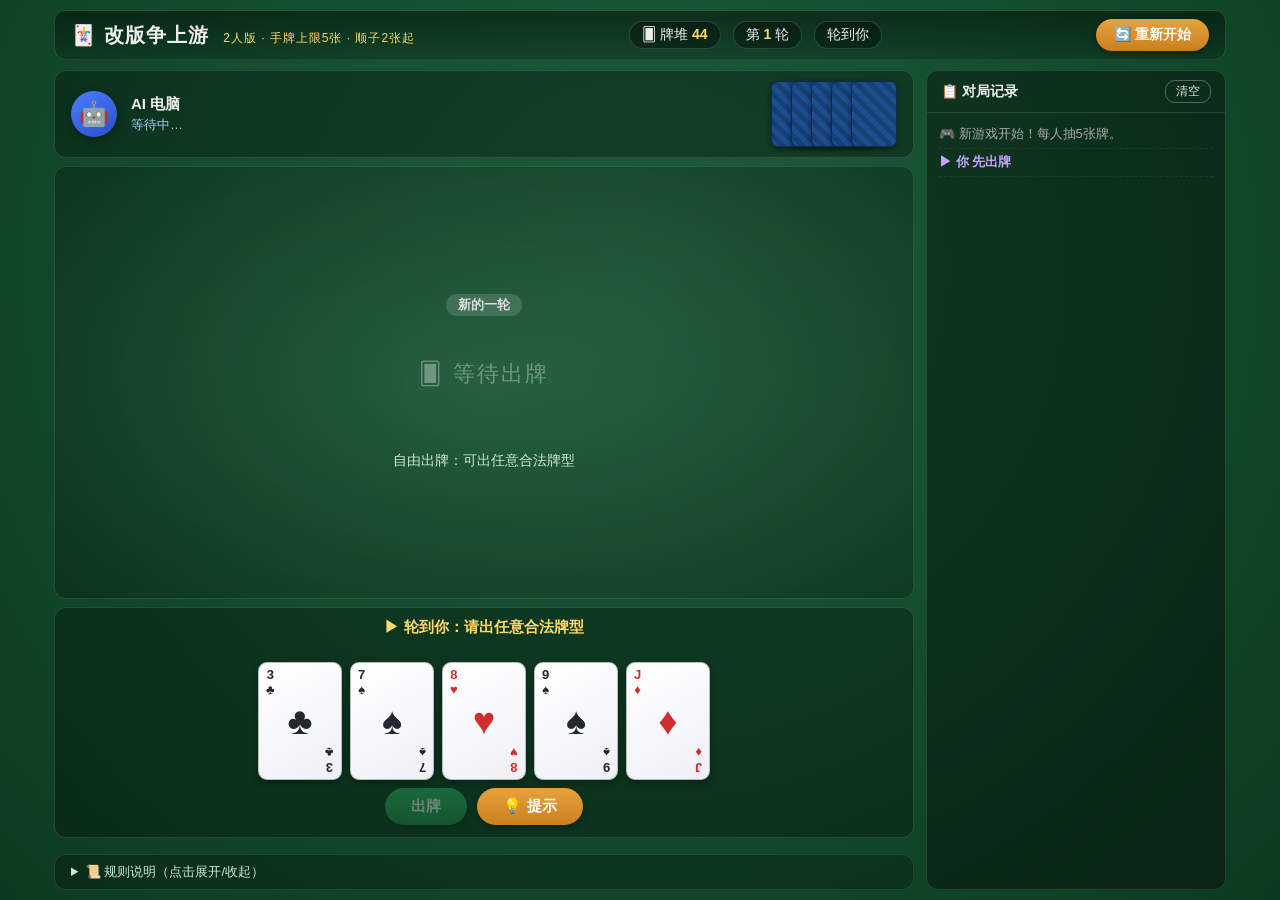
<file: tool/examples/zhengshangyou/zhengshangyou.html>
<!DOCTYPE html>
<html lang="zh-CN">
<head>
<meta charset="UTF-8">
<meta name="viewport" content="width=device-width, initial-scale=1.0">
<title>改版争上游 · 2人版</title>
<style>
  * { margin: 0; padding: 0; box-sizing: border-box; }
  html, body { height: 100%; }
  body {
    font-family: "Microsoft YaHei", "PingFang SC", "Segoe UI", sans-serif;
    background: radial-gradient(ellipse at 50% 30%, #1d5c3a 0%, #14502f 45%, #0c3a20 100%);
    color: #eee;
    overflow: hidden;
  }

  #app {
    height: 100vh;
    display: flex;
    flex-direction: column;
    max-width: 1200px;
    margin: 0 auto;
    padding: 10px 14px;
  }

  /* ---------- 顶栏 ---------- */
  header {
    display: flex;
    align-items: center;
    justify-content: space-between;
    background: linear-gradient(180deg, rgba(0,0,0,.45), rgba(0,0,0,.2));
    border: 1px solid rgba(255,255,255,.12);
    border-radius: 12px;
    padding: 8px 16px;
    margin-bottom: 10px;
    flex-shrink: 0;
    flex-wrap: wrap;
    gap: 6px;
  }
  .title { font-size: 20px; font-weight: bold; letter-spacing: 1px; }
  .title .sub { font-size: 12px; color: #ffd76a; margin-left: 8px; font-weight: normal; }
  .hud { display: flex; gap: 12px; font-size: 14px; }
  .hud .item { background: rgba(0,0,0,.35); padding: 4px 12px; border-radius: 20px; border: 1px solid rgba(255,255,255,.15); }
  .hud .item b { color: #ffd76a; }
  #restartBtn {
    background: linear-gradient(180deg, #e8a33d, #c97f1e);
    color: #fff; border: none; padding: 7px 18px; border-radius: 20px;
    font-size: 14px; cursor: pointer; font-weight: bold;
    box-shadow: 0 2px 6px rgba(0,0,0,.35);
  }
  #restartBtn:hover { filter: brightness(1.1); }
  #restartBtn:active { transform: translateY(1px); }

  /* ---------- 主体布局 ---------- */
  .main {
    flex: 1;
    display: flex;
    gap: 12px;
    min-height: 0;
  }
  .game-area {
    flex: 1;
    display: flex;
    flex-direction: column;
    gap: 8px;
    min-width: 0;
  }

  /* ---------- AI 面板 ---------- */
  #aiPanel {
    display: flex;
    align-items: center;
    gap: 14px;
    background: rgba(0,0,0,.3);
    border: 1px solid rgba(255,255,255,.12);
    border-radius: 12px;
    padding: 10px 16px;
    flex-shrink: 0;
  }
  .avatar {
    width: 46px; height: 46px; border-radius: 50%;
    background: linear-gradient(145deg, #4a7dff, #2b4fc9);
    display: flex; align-items: center; justify-content: center;
    font-size: 24px; box-shadow: 0 2px 8px rgba(0,0,0,.4);
  }
  .avatar.thinking { animation: pulse 1s infinite; }
  @keyframes pulse { 0%,100% { box-shadow: 0 0 0 0 rgba(74,125,255,.7); } 50% { box-shadow: 0 0 0 10px rgba(74,125,255,0); } }
  .p-info { flex: 1; }
  .p-name { font-size: 15px; font-weight: bold; }
  .p-status { font-size: 13px; color: #9fd0ff; margin-top: 2px; min-height: 18px; }
  .back-cards { display: flex; }
  .card-back {
    width: 46px; height: 66px; border-radius: 7px; margin-left: -26px;
    background: repeating-linear-gradient(45deg, #1c4d8f 0 5px, #163f74 5px 10px);
    border: 1px solid #0d2c55;
    box-shadow: 0 2px 5px rgba(0,0,0,.45);
    position: relative;
  }
  .card-back:first-child { margin-left: 0; }

  /* ---------- 中央出牌区 ---------- */
  #table {
    flex: 1;
    display: flex;
    align-items: center;
    justify-content: center;
    background: radial-gradient(ellipse at center, rgba(255,255,255,.06), rgba(0,0,0,.25));
    border: 1px solid rgba(255,255,255,.1);
    border-radius: 12px;
    min-height: 190px;
    position: relative;
    flex-shrink: 0;
  }
  #tableInner { text-align: center; padding: 10px 20px; }
  #lastOwner { font-size: 15px; margin-bottom: 8px; }
  #lastOwner .tag {
    display: inline-block; padding: 2px 12px; border-radius: 12px; font-weight: bold; font-size: 13px;
  }
  .tag.you { background: #e8a33d; color: #fff; }
  .tag.ai { background: #4a7dff; color: #fff; }
  .tag.sys { background: rgba(255,255,255,.15); color: #ddd; }
  #lastType { font-size: 13px; color: #ffd76a; margin-top: 6px; min-height: 18px; }
  #tableMsg { font-size: 14px; color: #cde8d4; margin-top: 4px; min-height: 20px; }
  #tableCards { display: flex; justify-content: center; flex-wrap: wrap; gap: 6px; min-height: 100px; align-items: center; }
  .placeholder { color: rgba(255,255,255,.35); font-size: 22px; letter-spacing: 2px; }

  /* ---------- 玩家面板 ---------- */
  #playerPanel {
    background: rgba(0,0,0,.3);
    border: 1px solid rgba(255,255,255,.12);
    border-radius: 12px;
    padding: 10px 16px 12px;
    flex-shrink: 0;
  }
  #playerStatus { text-align: center; font-size: 15px; margin-bottom: 8px; min-height: 20px; }
  #playerStatus .turn-you { color: #ffd76a; font-weight: bold; }
  #playerStatus .turn-ai { color: #9fd0ff; }
  #playerHand {
    display: flex; justify-content: center; align-items: flex-end;
    min-height: 134px; padding-top: 16px;
  }
  /* ---------- 扑克牌 ---------- */
  .card {
    width: 84px; height: 118px;
    background: linear-gradient(150deg, #ffffff, #eef0f4);
    border-radius: 9px;
    border: 1px solid #b9bcc4;
    box-shadow: 0 3px 7px rgba(0,0,0,.35);
    position: relative;
    user-select: none;
    cursor: pointer;
    margin: 0 4px;
    transition: transform .18s ease, box-shadow .18s ease, border-color .18s;
    flex-shrink: 0;
  }
  .card.red { color: #cf2e2e; }
  .card.black { color: #23272e; }
  .card .corner { position: absolute; font-size: 13px; line-height: 1.15; font-weight: bold; text-align: center; }
  .card .corner.tl { top: 5px; left: 7px; }
  .card .corner.br { bottom: 5px; right: 7px; transform: rotate(180deg); }
  .card .center { position: absolute; inset: 0; display: flex; align-items: center; justify-content: center; font-size: 38px; }
  .card.joker {
    background: linear-gradient(150deg, #3a3a52, #14141f);
    color: #fff; border-color: #555;
  }
  .card.joker .center { font-size: 30px; font-weight: bold; }
  .card.joker.red-text { background: linear-gradient(150deg, #8e2a2a, #401010); }
  .card:hover { transform: translateY(-6px); }
  .card.selected {
    transform: translateY(-22px);
    border-color: #ffd700;
    box-shadow: 0 0 0 3px rgba(255,215,0,.75), 0 8px 18px rgba(0,0,0,.45);
  }
  .card.drawn { animation: drawFlash 1.6s ease; }
  @keyframes drawFlash {
    0% { transform: translateY(-30px) scale(1.12); box-shadow: 0 0 0 4px #4ade80, 0 10px 20px rgba(0,0,0,.5); }
    70% { transform: translateY(-30px) scale(1.12); box-shadow: 0 0 0 4px #4ade80, 0 10px 20px rgba(0,0,0,.5); }
    100% { transform: translateY(0) scale(1); }
  }
  .card.small { width: 62px; height: 88px; margin: 0 3px; cursor: default; }
  .card.small .center { font-size: 27px; }
  .card.small .corner { font-size: 11px; }
  .card.small.joker .center { font-size: 22px; }
  .card.disabled { opacity: .6; cursor: default; }
  .card.disabled:hover { transform: none; }

  /* ---------- 操作按钮 ---------- */
  #playerActions {
    display: flex; justify-content: center; gap: 10px; margin-top: 8px;
  }
  .btn {
    border: none; border-radius: 22px; padding: 9px 26px;
    font-size: 15px; font-weight: bold; cursor: pointer; color: #fff;
    box-shadow: 0 2px 6px rgba(0,0,0,.35);
    transition: filter .15s, transform .1s;
  }
  .btn:hover:not(:disabled) { filter: brightness(1.12); }
  .btn:active:not(:disabled) { transform: translateY(1px); }
  .btn:disabled { opacity: .4; cursor: not-allowed; }
  .btn-play { background: linear-gradient(180deg, #35b96b, #1f8a4a); }
  .btn-pass { background: linear-gradient(180deg, #7c8590, #5a626c); }
  .btn-hint { background: linear-gradient(180deg, #e8a33d, #c97f1e); }
  .btn-clear { background: linear-gradient(180deg, #5a626c, #454c55); }
  .hidden { display: none !important; }
  .shake { animation: shake .4s; }
  @keyframes shake {
    0%,100% { transform: translateX(0); }
    25% { transform: translateX(-6px); }
    75% { transform: translateX(6px); }
  }

  /* ---------- 日志 ---------- */
  #logPanel {
    width: 300px;
    background: rgba(0,0,0,.38);
    border: 1px solid rgba(255,255,255,.12);
    border-radius: 12px;
    display: flex; flex-direction: column;
    flex-shrink: 0;
  }
  #logTitle {
    padding: 9px 14px; font-weight: bold; font-size: 14px;
    border-bottom: 1px solid rgba(255,255,255,.12);
    display: flex; justify-content: space-between; align-items: center;
  }
  #logTitle button {
    background: none; border: 1px solid rgba(255,255,255,.3); color: #ddd;
    border-radius: 10px; padding: 2px 10px; font-size: 12px; cursor: pointer;
  }
  #logList {
    flex: 1; overflow-y: auto; padding: 8px 12px;
    font-size: 13px; line-height: 1.75;
  }
  #logList::-webkit-scrollbar { width: 8px; }
  #logList::-webkit-scrollbar-thumb { background: rgba(255,255,255,.2); border-radius: 4px; }
  #logList li { list-style: none; border-bottom: 1px dashed rgba(255,255,255,.06); padding: 2px 0; }
  #logList li.sys { color: #aaa; }
  #logList li.round { color: #c8a2ff; font-weight: bold; }
  #logList li.play0 { color: #ffd76a; }
  #logList li.play1 { color: #8fc0ff; }
  #logList li.pass { color: #9aa; font-style: italic; }
  #logList li.draw { color: #6ee7a0; }
  #logList li.win { color: #ff8a5c; font-weight: bold; font-size: 14px; }

  /* ---------- 规则折叠 ---------- */
  #rules {
    margin-top: 8px; background: rgba(0,0,0,.25);
    border: 1px solid rgba(255,255,255,.1); border-radius: 12px;
    flex-shrink: 0;
  }
  #rules summary {
    cursor: pointer; padding: 8px 16px; font-size: 13px; color: #cde8d4;
    user-select: none;
  }
  #rules .content {
    padding: 4px 18px 12px; font-size: 13px; line-height: 1.8; color: #c5d6cc;
    max-height: 190px; overflow-y: auto;
  }
  #rules b { color: #ffd76a; }
  #rules .hl { color: #6ee7a0; font-weight: bold; }

  /* ---------- 结束弹窗 ---------- */
  #modal {
    position: fixed; inset: 0; background: rgba(0,0,0,.65);
    display: flex; align-items: center; justify-content: center;
    z-index: 100;
  }
  .modal-box {
    background: linear-gradient(160deg, #2a2a3c, #171720);
    border: 1px solid rgba(255,255,255,.2);
    border-radius: 18px; padding: 34px 46px; text-align: center;
    box-shadow: 0 20px 60px rgba(0,0,0,.6);
    max-width: 420px;
  }
  .modal-box .emoji { font-size: 56px; }
  .modal-box h2 { margin: 10px 0 6px; font-size: 26px; }
  .modal-box.win h2 { color: #ffd76a; }
  .modal-box.lose h2 { color: #9fb4d8; }
  .modal-box p { color: #bbb; font-size: 14px; margin-bottom: 18px; }
  .modal-box .btn { padding: 10px 38px; font-size: 16px; }

  @media (max-width: 900px) {
    #logPanel { display: none; }
  }
</style>
</head>
<body>
<div id="app">
  <header>
    <div class="title">🃏 改版争上游 <span class="sub">2人版 · 手牌上限5张 · 顺子2张起</span></div>
    <div class="hud">
      <span class="item">🂠 牌堆 <b id="deckCount">0</b></span>
      <span class="item">第 <b id="roundNo">1</b> 轮</span>
      <span class="item" id="turnBadge">—</span>
    </div>
    <button id="restartBtn">🔄 重新开始</button>
  </header>

  <div class="main">
    <div class="game-area">
      <!-- AI 面板 -->
      <div id="aiPanel">
        <div class="avatar" id="aiAvatar">🤖</div>
        <div class="p-info">
          <div class="p-name">AI 电脑</div>
          <div class="p-status" id="aiStatus">准备中…</div>
        </div>
        <div class="back-cards" id="aiHand"></div>
      </div>

      <!-- 中央出牌区 -->
      <div id="table">
        <div id="tableInner">
          <div id="lastOwner"></div>
          <div id="tableCards"><span class="placeholder">🂠 出牌区</span></div>
          <div id="lastType"></div>
          <div id="tableMsg"></div>
        </div>
      </div>

      <!-- 玩家面板 -->
      <div id="playerPanel">
        <div id="playerStatus">准备中…</div>
        <div id="playerHand"></div>
        <div id="playerActions">
          <button id="playBtn" class="btn btn-play" disabled>出牌</button>
          <button id="passBtn" class="btn btn-pass hidden">不要</button>
          <button id="hintBtn" class="btn btn-hint hidden">💡 提示</button>
          <button id="clearBtn" class="btn btn-clear hidden">清空</button>
        </div>
      </div>

      <!-- 规则 -->
      <details id="rules">
        <summary>📜 规则说明（点击展开/收起）</summary>
        <div class="content">
          <b>基本玩法</b>：2人对战，1副54张扑克。每人手牌上限 <span class="hl">5张</span>，开局各抽5张；
          先手随机。依次出牌，若对方不要，则从<span class="hl">第一个不要的人</span>开始依次补牌到5张
          （牌堆无牌则停止）。<span class="hl">手牌率先出完者胜</span>。<br>
          <b>合法牌型</b>：单张、对子、三张、三带一、三带二、顺子
          （<span class="hl">2~5张</span>连续，3~A，不含2和王）、炸弹（四张）、王炸（大小王）。<br>
          <b>压牌规则</b>：同牌型比大小（顺子需等长比最大牌）；炸弹可压任意非炸弹牌型；
          王炸最大，压一切。<br>
          <b>点数大小</b>：3 &lt; 4 &lt; … &lt; 10 &lt; J &lt; Q &lt; K &lt; A &lt; 2 &lt; 小王 &lt; 大王。<br>
          <b>操作</b>：点击手牌选中/取消，按“出牌”打出；压牌时可选“不要”；“💡提示”帮你找一个合法出法。
        </div>
      </details>
    </div>

    <!-- 日志 -->
    <div id="logPanel">
      <div id="logTitle">📋 对局记录 <button id="clearLogBtn">清空</button></div>
      <ul id="logList"></ul>
    </div>
  </div>
</div>

<!-- 结束弹窗 -->
<div id="modal" class="hidden">
  <div class="modal-box">
    <div class="emoji" id="modalEmoji">🎉</div>
    <h2 id="modalTitle">你赢了！</h2>
    <p id="modalText"></p>
    <button class="btn btn-play" id="againBtn">🔄 再来一局</button>
  </div>
</div>

<script src="zhengshangyou_core.js"></script>
<script>
'use strict';
/* ================= UI 状态 ================= */
const S = {
  deck: [], hands: [[], []],
  turn: 0, lastPlay: null, lastPlayer: -1, firstPass: null,
  roundNo: 1, winner: null, over: false, busy: false,
  selected: new Set(), drawn: [], lastPlayCards: [],
  startTime: 0, token: 0, log: []
};

/* ================= 工具 ================= */
const $ = id => document.getElementById(id);
const SUIT_HTML = { S: '♠', H: '♥', C: '♣', D: '♦' };
const RED_SUITS = new Set(['H', 'D']);
const TYPE_NAMES = {
  SINGLE: '单张', PAIR: '对子', TRIPLE: '三张', TRIPLE_ONE: '三带一',
  TRIPLE_PAIR: '三带二', STRAIGHT: '顺子', BOMB: '炸弹', ROCKET: '王炸'
};
const VALUE_NAMES = { 3: '3', 4: '4', 5: '5', 6: '6', 7: '7', 8: '8', 9: '9',
  10: '10', 11: 'J', 12: 'Q', 13: 'K', 14: 'A', 15: '2', 16: '小王', 17: '大王' };

const valueName = v => VALUE_NAMES[v] || v;

function cardSort(a, b) {
  if (a.v !== b.v) return a.v - b.v;
  const order = { S: 0, H: 1, C: 2, D: 3 };
  return (order[a.s] ?? 4) - (order[b.s] ?? 4);
}

function cardHTML(c, { small = false, sel = false, drawn = false, disabled = false, idx = -1 } = {}) {
  const cls = ['card', small ? 'small' : '', disabled ? 'disabled' : '',
    sel ? 'selected' : '', drawn ? 'drawn' : ''].filter(Boolean).join(' ');
  const dataIdx = idx >= 0 ? ` data-idx="${idx}"` : '';
  if (c.v >= 16) {
    const isBig = c.v === 17;
    return `<div class="${cls} joker ${isBig ? 'red-text' : ''}"${dataIdx}>
      <span class="corner tl">王</span>
      <span class="center">${isBig ? '大' : '小'}</span>
      <span class="corner br">王</span>
    </div>`;
  }
  const color = RED_SUITS.has(c.s) ? 'red' : 'black';
  const sym = SUIT_HTML[c.s];
  const val = VALUE_NAMES[c.v];
  return `<div class="${cls} ${color}"${dataIdx}>
    <span class="corner tl">${val}<br>${sym}</span>
    <span class="center">${sym}</span>
    <span class="corner br">${val}<br>${sym}</span>
  </div>`;
}

function playDesc(play) {
  if (play.type === 'STRAIGHT') return `${play.len}张顺子`;
  return TYPE_NAMES[play.type] || play.type;
}

/* ================= 日志 ================= */
function log(msg, cls = 'sys') {
  const li = document.createElement('li');
  li.className = cls;
  li.textContent = msg;
  const list = $('logList');
  list.appendChild(li);
  while (list.children.length > 300) list.removeChild(list.firstChild);
  list.scrollTop = list.scrollHeight;
}

function logCards(prefix, cards, cls) {
  log(prefix + '：' + cards.map(ZSY.cardName).join(' '), cls);
}

/* ================= 游戏流程 ================= */
function newGame() {
  const g = ZSY.createGame();
  S.token++;
  S.deck = g.deck; S.hands = g.hands; S.log = g.log;
  S.turn = g.starter; S.lastPlay = null; S.lastPlayer = -1; S.firstPass = null;
  S.roundNo = 1; S.winner = null; S.over = false; S.busy = false;
  S.selected.clear(); S.drawn = []; S.lastPlayCards = [];
  S.startTime = Date.now();
  $('logList').innerHTML = '';
  $('modal').classList.add('hidden');
  log('🎮 新游戏开始！每人抽5张牌。', 'sys');
  log(S.turn === 0 ? '▶ 你 先出牌' : '▶ AI 先出牌', 'round');
  render();
  if (S.turn === 1) scheduleAI();
}

function render() {
  // 顶栏
  $('deckCount').textContent = S.deck.length;
  $('roundNo').textContent = S.roundNo;
  $('turnBadge').textContent = S.over ? '已结束' : (S.turn === 0 ? '轮到你' : 'AI回合');

  // AI 手牌背面
  const n = S.hands[1].length;
  const backs = [];
  for (let i = 0; i < n; i++) backs.push(`<span class="card-back" style="z-index:${i}"></span>`);
  $('aiHand').innerHTML = backs.join('');
  $('aiAvatar').classList.toggle('thinking', !S.over && S.turn === 1);

  // AI 状态
  $('aiStatus').textContent = S.over
    ? (S.winner === 1 ? '🎉 我赢啦！' : '😔 你赢了')
    : (S.turn === 1 ? (S.lastPlay ? '思考中…' : '先出牌…') : '等待中…');

  // 中央出牌区
  if (S.lastPlay) {
    $('lastOwner').innerHTML = `<span class="tag ${S.lastPlayer === 0 ? 'you' : 'ai'}">${
      S.lastPlayer === 0 ? '你' : 'AI'}出了</span>`;
    $('tableCards').innerHTML = S.lastPlayCards.map(c => cardHTML(c, { small: true })).join('');
    $('lastType').textContent = playDesc(S.lastPlay) + '（主牌 ' + valueName(S.lastPlay.main) + '）';
    $('tableMsg').textContent = S.over ? '' : '对方不要即可赢下本轮';
  } else {
    $('lastOwner').innerHTML = '<span class="tag sys">新的一轮</span>';
    $('tableCards').innerHTML = '<span class="placeholder">🂠 等待出牌</span>';
    $('lastType').textContent = '';
    $('tableMsg').textContent = S.over ? '' : '自由出牌：可出任意合法牌型';
  }

  // 玩家手牌
  const hand = S.hands[0].slice().sort(cardSort);
  $('playerHand').innerHTML = hand.length
    ? hand.map((c, i) => cardHTML(c, {
        idx: i, sel: S.selected.has(c), drawn: S.drawn.includes(c),
        disabled: S.over || S.turn !== 0
      })).join('')
    : '<span class="placeholder" style="font-size:18px">手牌已出完</span>';

  // 玩家状态
  const ps = $('playerStatus');
  if (S.over) {
    ps.innerHTML = S.winner === 0
      ? '<span class="turn-you">🏆 你赢了！率先出完手牌</span>'
      : '<span class="turn-ai">😢 AI 赢了，再来一局？</span>';
  } else if (S.turn === 0) {
    ps.innerHTML = S.lastPlay
      ? '<span class="turn-you">▶ 轮到你：出更大的牌，或按“不要”</span>'
      : '<span class="turn-you">▶ 轮到你：请出任意合法牌型</span>';
  } else {
    ps.innerHTML = '<span class="turn-ai">⏳ AI 思考中…</span>';
  }

  // 按钮
  const myTurn = !S.over && S.turn === 0 && !S.busy;
  $('playBtn').disabled = !myTurn || S.selected.size === 0;
  $('passBtn').classList.toggle('hidden', !(myTurn && S.lastPlay));
  $('hintBtn').classList.toggle('hidden', !myTurn);
  $('clearBtn').classList.toggle('hidden', S.selected.size === 0);
}

/* ================= 玩家操作 ================= */
$('playerHand').addEventListener('click', e => {
  const cardEl = e.target.closest('.card');
  if (!cardEl || S.over || S.turn !== 0 || S.busy) return;
  const idx = +cardEl.dataset.idx;
  const hand = S.hands[0].slice().sort(cardSort);
  const c = hand[idx];
  if (!c) return;
  if (S.selected.has(c)) S.selected.delete(c); else S.selected.add(c);
  render();
});

function selectedCards() {
  const hand = S.hands[0].slice().sort(cardSort);
  return hand.filter(c => S.selected.has(c));
}

$('playBtn').addEventListener('click', () => {
  if (S.over || S.turn !== 0 || S.busy) return;
  const cards = selectedCards();
  if (cards.length === 0) return;
  const play = ZSY.analyze(cards);
  if (!play) { warnPlay('不是合法牌型（单张/对子/三张/三带一/三带二/顺子2~5张/炸弹/王炸）'); return; }
  if (S.lastPlay && !ZSY.canBeat(play, S.lastPlay)) { warnPlay('压不过上一手牌'); return; }
  play.cards = cards;
  applyHumanPlay(play);
});

$('passBtn').addEventListener('click', () => doPass());

function doPass() {
  if (S.over || S.turn !== 0 || S.busy || !S.lastPlay) return;
  S.selected.clear();
  const ev = ZSY.applyPass(S, 0);
  log('你 不要', 'pass');
  afterAction(ev);
}

$('hintBtn').addEventListener('click', () => {
  if (S.over || S.turn !== 0 || S.busy) return;
  const plays = ZSY.gameLegalPlays(S, 0);
  if (plays.length === 0) { log('💡 提示：你压不过，只能“不要”', 'draw'); return; }
  const p = ZSY.randomPlay(plays);
  S.selected = new Set(p.cards);
  log('💡 提示：可出 ' + p.cards.map(ZSY.cardName).join(' ') + '（' + playDesc(p) + '）', 'draw');
  render();
});

$('clearBtn').addEventListener('click', () => { S.selected.clear(); render(); });
$('restartBtn').addEventListener('click', () => newGame());
$('againBtn').addEventListener('click', () => newGame());
$('clearLogBtn').addEventListener('click', () => { $('logList').innerHTML = ''; });

function warnPlay(msg) {
  log('⚠️ ' + msg, 'pass');
  const btn = $('playBtn');
  btn.classList.remove('shake');
  void btn.offsetWidth;
  btn.classList.add('shake');
}

/* ================= 出牌执行 ================= */
function applyHumanPlay(play) {
  S.selected.clear();
  const ev = ZSY.applyPlay(S, 0, play);
  S.lastPlayCards = play.cards.slice();
  logCards('你出了', play.cards, 'play0');
  if (ev === 'win') { finishGame(0); return; }
  afterAction(ev);
}

function afterAction(ev) {
  render();
  if (ev === 'round_end') {
    // 展示补牌结果（最后一个事件是 round_end）
    const re = S.log[S.log.length - 1];
    const parts = re.draws.map(d => `${d.player === 0 ? '你' : 'AI'} 补 ${d.n} 张`);
    log('🏁 本轮结束，' + (re.winnerOfRound === 0 ? '你' : 'AI') + '赢下出牌权，' + parts.join('，'), 'round');
    // 高亮新补的牌
    const drawnP = [];
    for (const d of re.draws) {
      const h = S.hands[d.player];
      drawnP.push(...h.slice(h.length - d.n));
    }
    S.drawn = drawnP;
    render();
    setTimeout(() => { if (!S.over) { S.drawn = []; render(); } }, 1700);
  }
  if (S.over) return;
  if (S.turn === 1) scheduleAI();
}

/* ================= AI ================= */
function scheduleAI() {
  const myToken = S.token;
  S.busy = true;
  render();
  const delay = 650 + Math.random() * 900;
  setTimeout(() => {
    if (myToken !== S.token || S.over) return; // 防止重开后的旧定时器
    const plays = ZSY.gameLegalPlays(S, 1);
    let ev;
    if (S.lastPlay === null) {
      const p = ZSY.randomPlay(plays);
      ev = ZSY.applyPlay(S, 1, p);
      S.lastPlayCards = p.cards.slice();
      logCards('AI 出了', p.cards, 'play1');
    } else if (plays.length === 0) {
      ev = ZSY.applyPass(S, 1);
      log('AI 不要', 'pass');
    } else {
      const p = ZSY.randomPlay(plays);
      ev = ZSY.applyPlay(S, 1, p);
      S.lastPlayCards = p.cards.slice();
      logCards('AI 出了', p.cards, 'play1');
    }
    if (ev === 'win') { S.busy = false; finishGame(1); return; }
    S.busy = false;
    afterAction(ev);
  }, delay);
}

/* ================= 结束 ================= */
function finishGame(winner) {
  S.over = true; S.winner = winner;
  const secs = Math.max(1, Math.round((Date.now() - S.startTime) / 1000));
  $('modalEmoji').textContent = winner === 0 ? '🏆' : '🤖';
  $('modalTitle').textContent = winner === 0 ? '你赢了！' : 'AI 赢了';
  $('modalText').textContent = (winner === 0 ? '你' : 'AI') +
    `率先出完了手牌！用时 ${secs} 秒，共 ${S.roundNo} 轮。`;
  $('modal').querySelector('.modal-box').className = 'modal-box ' + (winner === 0 ? 'win' : 'lose');
  $('modal').classList.remove('hidden');
  log(winner === 0 ? '🏆 你率先出完手牌，获胜！' : '🤖 AI 率先出完手牌，你输了。', 'win');
  render();
}

/* ================= 启动 ================= */
newGame();

// 暴露内部接口（供自动化测试/调试使用）
window.__ZSY_UI__ = { S, newGame, render, applyHumanPlay, doPass, ZSY };
</script>
</body>
</html>
</file>
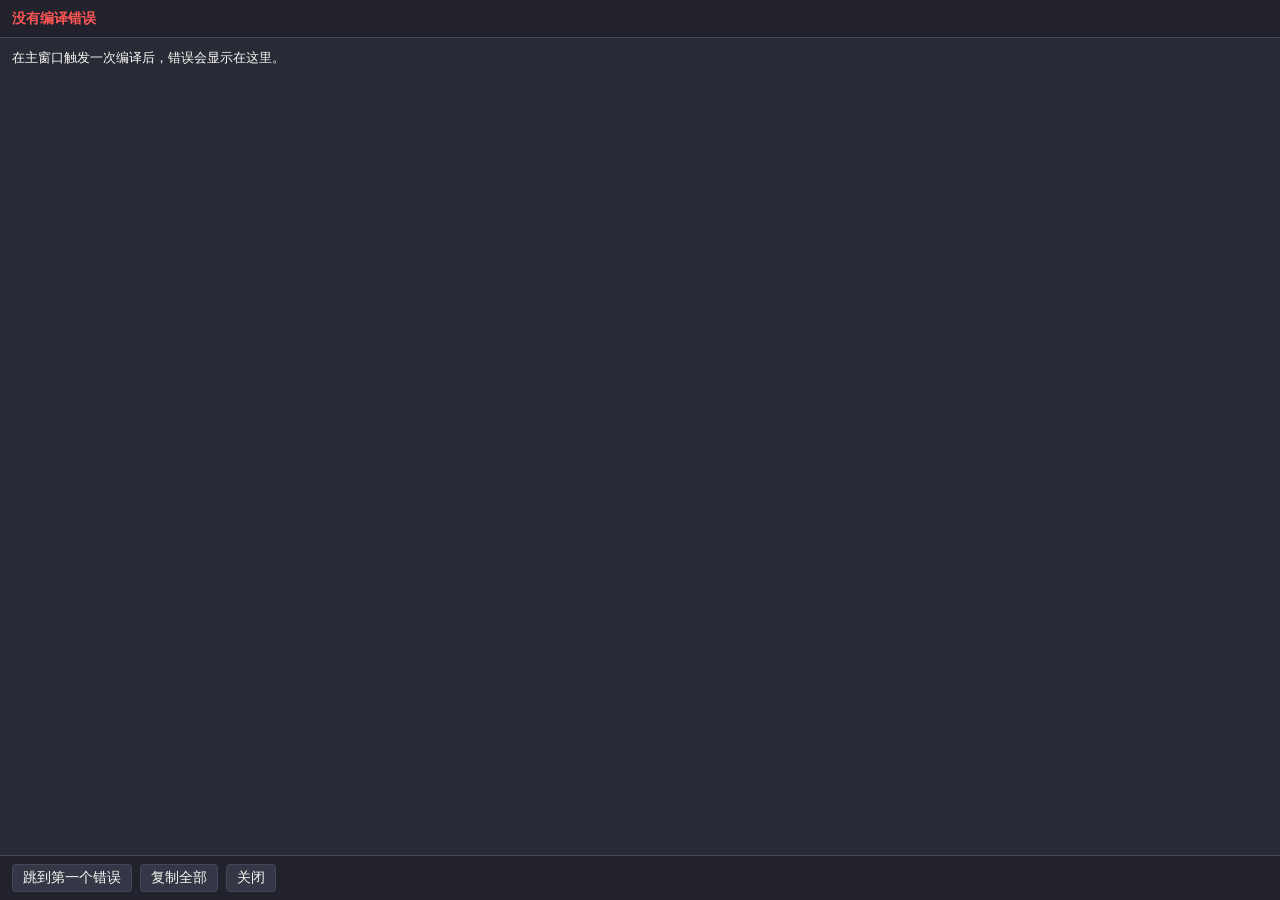
<file: tool/examples/DeepAIde/static/ce.html>
<!DOCTYPE html>
<html lang="zh-CN">
<head>
<meta charset="UTF-8">
<meta name="viewport" content="width=device-width, initial-scale=1.0">
<title>编译错误 - DeepCoder</title>
<link rel="stylesheet" href="style.css">
<style>
  body { overflow: hidden; display: flex; flex-direction: column; height: 100%; }
  #ce-head {
    min-height: 38px;
    display: flex;
    align-items: center;
    gap: 10px;
    padding: 0 12px;
    background: var(--bg2);
    border-bottom: 1px solid var(--border);
  }
  #ce-title { font-weight: 700; color: var(--red); font-size: 14px; }
  #ce-meta { color: var(--fg-dim); font-size: 12px; margin-left: auto; }
  #ce-log {
    flex: 1;
    margin: 0;
    padding: 10px 12px;
    overflow-y: auto;
    background: var(--bg);
    color: var(--fg);
  }
  .ce-line {
    font-family: Consolas, monospace;
    font-size: 13px;
    white-space: pre-wrap;
    word-break: break-all;
    padding: 1px 0;
  }
  .ce-line.error { color: #ffb3b3; }
  .ce-jump {
    background: var(--bg3);
    color: var(--accent);
    border: 1px solid var(--border);
    border-radius: 3px;
    padding: 0 6px;
    margin-right: 6px;
    cursor: pointer;
    font-family: Consolas, monospace;
    font-size: 12px;
  }
  .ce-jump:hover { background: #3b3d4a; }
  #ce-bar {
    display: flex;
    gap: 8px;
    padding: 8px 12px;
    background: var(--bg2);
    border-top: 1px solid var(--border);
  }
</style>
</head>
<body>
  <div id="ce-head">
    <span id="ce-title">编译错误</span>
    <span id="ce-meta"></span>
  </div>
  <div id="ce-log"></div>
  <div id="ce-bar">
    <button id="ce-jump-first" class="btn">跳到第一个错误</button>
    <button id="ce-copy" class="btn">复制全部</button>
    <button id="ce-close" class="btn">关闭</button>
  </div>
  <script>
    (function () {
      'use strict';
      const titleEl = document.getElementById('ce-title');
      const metaEl = document.getElementById('ce-meta');
      const logEl = document.getElementById('ce-log');
      const firstErr = { line: null, col: null };
      const RAW = { text: '' };

      function jump(line, col) {
        try {
          localStorage.setItem('deepcoder.jump', JSON.stringify({ line: line, col: col, ts: Date.now() }));
        } catch (e) { /* ignore */ }
      }

      function render() {
        let data = null;
        try {
          data = JSON.parse(localStorage.getItem('deepcoder.ce') || 'null');
        } catch (e) { data = null; }
        logEl.innerHTML = '';
        firstErr.line = null;
        firstErr.col = null;
        if (!data) {
          titleEl.textContent = '没有编译错误';
          metaEl.textContent = '';
          const div = document.createElement('div');
          div.className = 'ce-line';
          div.textContent = '在主窗口触发一次编译后，错误会显示在这里。';
          logEl.appendChild(div);
          RAW.text = '';
          return;
        }
        titleEl.textContent = data.title || '编译错误';
        let meta = '';
        if (data.path) meta += '文件：' + data.path;
        if (data.ts) meta += '　时间：' + new Date(data.ts).toLocaleString();
        metaEl.textContent = meta;
        const log = data.log || '（无编译输出）';
        RAW.text = log;
        const re = /:(\d+):(\d+):/;
        for (const rawLine of log.split('\n')) {
          const div = document.createElement('div');
          const m = rawLine.match(re);
          if (m) {
            const line = parseInt(m[1]);
            const col = parseInt(m[2]);
            div.className = 'ce-line error';
            const btn = document.createElement('button');
            btn.className = 'ce-jump';
            btn.textContent = 'L' + line + ':' + col;
            btn.title = '点击跳转到编辑器第 ' + line + ' 行';
            btn.addEventListener('click', () => jump(line, col));
            div.appendChild(btn);
            if (firstErr.line === null) { firstErr.line = line; firstErr.col = col; }
            div.appendChild(document.createTextNode(rawLine));
          } else {
            div.className = 'ce-line';
            div.textContent = rawLine;
          }
          logEl.appendChild(div);
        }
        document.getElementById('ce-jump-first').disabled = (firstErr.line === null);
      }

      document.getElementById('ce-jump-first').addEventListener('click', () => {
        if (firstErr.line !== null) jump(firstErr.line, firstErr.col || 1);
      });
      document.getElementById('ce-copy').addEventListener('click', () => {
        navigator.clipboard.writeText(RAW.text).then(
          () => { const b = document.getElementById('ce-copy'); b.textContent = '已复制'; setTimeout(() => { b.textContent = '复制全部'; }, 1500); },
          () => { alert('复制失败'); }
        );
      });
      document.getElementById('ce-close').addEventListener('click', () => window.close());
      window.addEventListener('keydown', (e) => {
        if (e.key === 'Escape') window.close();
      });
      window.addEventListener('storage', (e) => {
        if (e.key === 'deepcoder.ce') render();
      });
      render();
    })();
  </script>
</body>
</html>
</file>
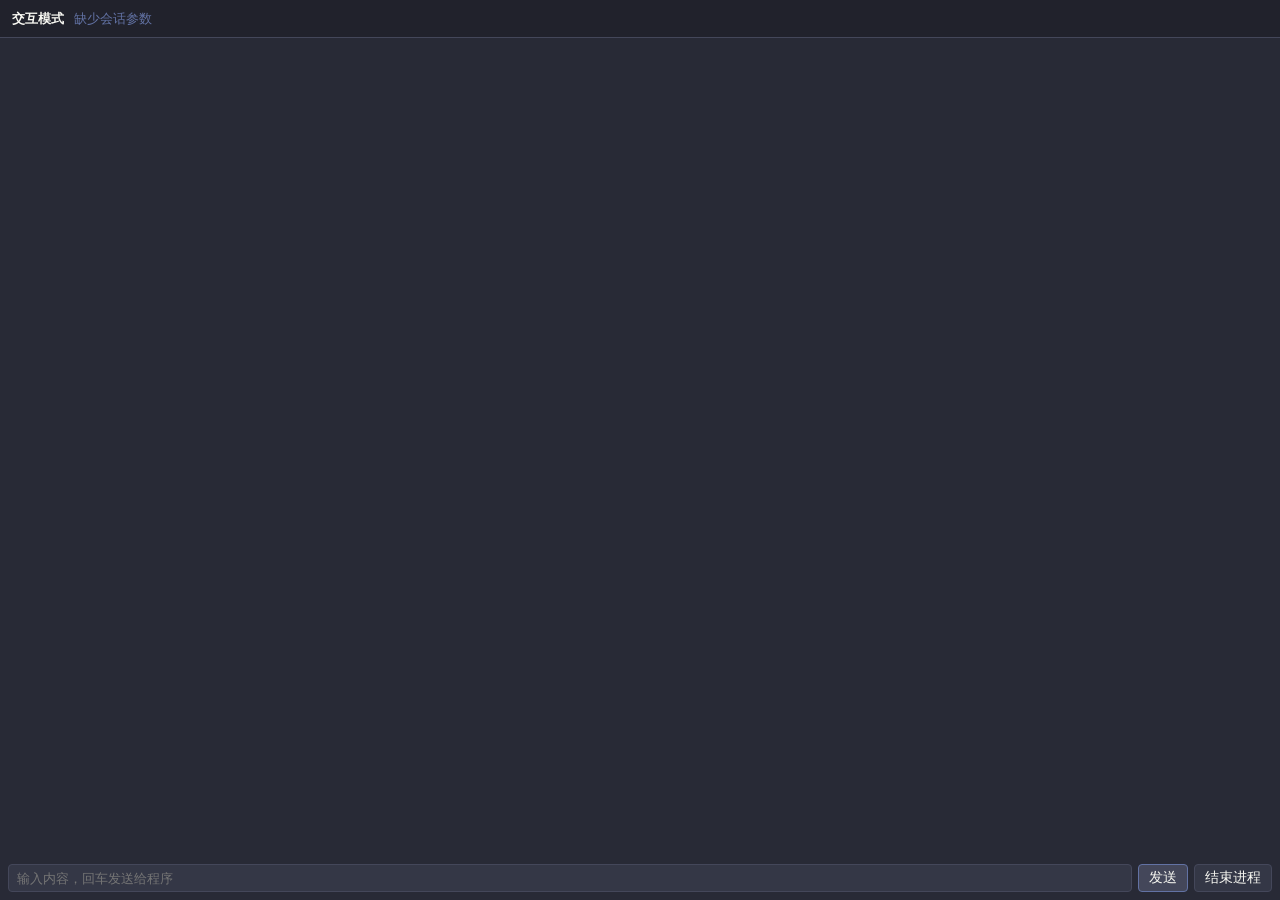
<file: tool/examples/DeepAIde/static/inter.html>
<!DOCTYPE html>
<html lang="zh-CN">
<head>
<meta charset="UTF-8">
<meta name="viewport" content="width=device-width, initial-scale=1.0">
<title>交互模式 - DeepCoder</title>
<link rel="stylesheet" href="style.css">
<style>
  body { overflow: hidden; display: flex; flex-direction: column; height: 100%; }
  #inter-head {
    height: 38px;
    display: flex;
    align-items: center;
    gap: 10px;
    padding: 0 12px;
    background: var(--bg2);
    border-bottom: 1px solid var(--border);
    font-size: 13px;
  }
  #inter-head .title { font-weight: 700; }
  #inter-status { color: var(--fg-dim); }
  #inter-out {
    flex: 1;
    margin: 8px;
    overflow-y: auto;
    font-family: Consolas, monospace;
    font-size: 13px;
    white-space: pre-wrap;
    word-break: break-all;
  }
  #inter-bar {
    display: flex;
    gap: 6px;
    padding: 0 8px 8px;
  }
  #inter-input {
    flex: 1;
    background: var(--bg3);
    color: var(--fg);
    border: 1px solid var(--border);
    border-radius: 4px;
    padding: 5px 8px;
    font-family: Consolas, monospace;
    font-size: 13px;
  }
</style>
</head>
<body>
  <div id="inter-head">
    <span class="title">交互模式</span>
    <span id="inter-status">连接中…</span>
  </div>
  <div id="inter-out"></div>
  <div id="inter-bar">
    <input id="inter-input" placeholder="输入内容，回车发送给程序">
    <button id="inter-send" class="btn primary">发送</button>
    <button id="inter-kill" class="btn">结束进程</button>
  </div>
  <script src="inter.js"></script>
</body>
</html>
</file>
<file: tool/examples/DeepAIde/static/style.css>
:root {
  --bg: #282a36;
  --bg2: #21222c;
  --bg3: #343746;
  --panel: #21222c;
  --border: #44475a;
  --fg: #f8f8f2;
  --fg-dim: #6272a4;
  --accent: #bd93f9;
  --green: #50fa7b;
  --red: #ff5555;
  --yellow: #f1fa8c;
}

* { box-sizing: border-box; margin: 0; padding: 0; }

html, body {
  height: 100%;
  background: var(--bg);
  color: var(--fg);
  font-family: "Segoe UI", "Microsoft YaHei", sans-serif;
  font-size: 14px;
  overflow: hidden;
}

#topbar {
  height: 42px;
  display: flex;
  align-items: center;
  gap: 8px;
  padding: 0 12px;
  background: var(--bg2);
  border-bottom: 1px solid var(--border);
}
.brand { font-weight: 700; font-size: 14px; margin-right: 8px; color: #fff; }

#compile-indicator {
  display: inline-flex;
  align-items: center;
  gap: 6px;
  color: var(--yellow);
  font-size: 13px;
  margin-right: 8px;
}
#compile-indicator::before {
  content: '';
  width: 8px;
  height: 8px;
  border-radius: 50%;
  background: var(--yellow);
  animation: dc-pulse 1s ease-in-out infinite;
}
@keyframes dc-pulse {
  0%, 100% { opacity: 1; }
  50% { opacity: 0.25; }
}
#file-status { display: flex; align-items: center; gap: 6px; margin-right: 8px; }
#cur-file { color: var(--fg-dim); font-size: 13px; }
#dirty-mark { color: var(--yellow); font-size: 14px; }
.hidden { display: none !important; }

.btn {
  background: var(--bg3);
  color: var(--fg);
  border: 1px solid var(--border);
  border-radius: 4px;
  padding: 4px 10px;
  cursor: pointer;
  font-size: 14px;
}
.btn:hover { background: #3b3d4a; }
.btn.primary { background: #44475a; border-color: #6272a4; }
.btn.primary:hover { background: #50536b; }
.btn.mini { padding: 2px 7px; font-size: 13px; }

#main { display: flex; height: calc(100% - 42px); }

#sidebar {
  width: 200px;
  min-width: 120px;
  background: var(--panel);
  border-right: 1px solid var(--border);
  display: flex;
  flex-direction: column;
  overflow: hidden;
  position: relative;
  transition: none;
}
#sidebar-resizer {
  position: absolute;
  right: -12px;
  top: 0;
  bottom: 0;
  width: 24px;
  cursor: col-resize;
  z-index: 10;
}
#sidebar-resizer::after {
  content: '';
  position: absolute;
  left: 50%;
  top: 0;
  bottom: 0;
  width: 5px;
  transform: translateX(-50%);
  background: transparent;
  transition: background 0.15s;
}
#sidebar-resizer:hover::after,
body.resizing #sidebar-resizer::after { background: var(--accent); }

.panel-title {
  padding: 6px 12px;
  font-size: 11px;
  text-transform: uppercase;
  letter-spacing: 1px;
  color: var(--fg-dim);
  font-weight: 600;
}
.panel-title.side-head {
  display: flex;
  align-items: center;
  justify-content: space-between;
}

#file-tree { user-select: none; flex: 1; overflow-y: auto; padding: 4px 0; }
.tree-children:empty { min-height: 18px; }
.tree-item {
  padding: 3px 12px;
  cursor: pointer;
  display: flex;
  align-items: center;
  gap: 6px;
  white-space: nowrap;
}
.tree-item:hover { background: var(--bg3); }
.tree-item.selected { background: #3b3d4a; }
.tree-item.active { background: #44475a; }
.tree-item .icon { width: 14px; text-align: center; color: var(--fg-dim); }
.tree-item .icon.cpp { color: var(--accent); }
.tree-item.dir > .name { color: var(--fg-dim); }
.tree-children { padding-left: 14px; }

#center { flex: 1; display: flex; flex-direction: column; min-width: 0; }

#editor-wrap { flex: 1; min-height: 0; display: flex; overflow: hidden; position: relative; }
#pane-left, #pane-right {
  position: relative; flex: 1 1 0; min-width: 0; height: 100%;
  /* 布局/绘制隔离：一个面板的重排重绘不再牵连另一个面板（如 PDF 大图层） */
  contain: layout paint;
  isolation: isolate;
}
/* 拖动分隔条期间暂停 PDF/图片绘制（每帧 resize 时 PDF 重栅格化是卡顿主因之一），松手恢复 */
body.resizing #pdf-frame, body.resizing #pdf-frame-right,
body.resizing #img-view, body.resizing #img-view-right { visibility: hidden; }
#split-divider {
  flex: none;
  width: 6px;
  cursor: col-resize;
  background: transparent;
  z-index: 10;
  position: relative;
}
#split-divider::after {
  content: '';
  position: absolute;
  left: 50%;
  top: 0;
  bottom: 0;
  width: 2px;
  transform: translateX(-50%);
  background: var(--border);
  transition: background 0.15s;
}
#split-divider:hover::after,
body.resizing #split-divider::after { background: var(--accent); }
.CodeMirror { position: absolute; top: 0; left: 0; right: 0; bottom: 0; height: auto; font-family: Consolas, 'Courier New', monospace; font-size: var(--editor-font-size, 14px); line-height: 1.25; background: var(--bg); color: var(--fg); }
.CodeMirror-gutters { background: var(--bg); border-right: 1px solid var(--border); }

/* 光标碰到括号时，高亮匹配的括号（覆盖各主题的细下划线样式） */
.cm-s-dracula .CodeMirror-matchingbracket,
.cm-s-material-darker .CodeMirror-matchingbracket {
  color: var(--accent) !important;
  background: rgba(189, 147, 249, 0.28);
  outline: 1px solid var(--accent);
  border-radius: 2px;
  text-decoration: none !important;
}
.cm-s-dracula .CodeMirror-nonmatchingbracket,
.cm-s-material-darker .CodeMirror-nonmatchingbracket {
  color: var(--red) !important;
  background: rgba(255, 85, 85, 0.25);
  outline: 1px solid var(--red);
  border-radius: 2px;
  text-decoration: none !important;
}

/* Material Darker 可读性修正：注释和选区与黑色背景对比度太低 */
.cm-s-material-darker .cm-comment { color: #8b949e; }
.cm-s-material-darker div.CodeMirror-selected,
.cm-s-material-darker.CodeMirror-focused div.CodeMirror-selected {
  background: rgba(90, 140, 255, 0.30);
}
.cm-s-material-darker .CodeMirror-line::selection,
.cm-s-material-darker .CodeMirror-line > span::selection,
.cm-s-material-darker .CodeMirror-line > span > span::selection,
.cm-s-material-darker .CodeMirror-line::-moz-selection,
.cm-s-material-darker .CodeMirror-line > span::-moz-selection,
.cm-s-material-darker .CodeMirror-line > span > span::-moz-selection {
  background: rgba(90, 140, 255, 0.30);
}

#editor, #editor-right { position: absolute; top: 0; left: 0; right: 0; bottom: 0; }

#binary-viewer, #binary-viewer-right {
  position: absolute;
  top: 0; left: 0; right: 0; bottom: 0;
  background: #3b3f46;
}
#binary-viewer.pdf #pdf-frame, #binary-viewer-right.pdf #pdf-frame-right { display: block !important; }
#binary-viewer.pdf #img-viewport,
#binary-viewer.pdf #viewer-toolbar,
#binary-viewer-right.pdf #img-viewport-right,
#binary-viewer-right.pdf #viewer-toolbar-right { display: none; }
#pdf-frame, #pdf-frame-right {
  display: none;
  width: 100%;
  height: 100%;
  border: none;
}
#img-viewport, #img-viewport-right {
  position: absolute;
  top: 0; left: 0; right: 0; bottom: 0;
  overflow: hidden;
  cursor: grab;
  user-select: none;
}
#img-viewport.grabbing, #img-viewport-right.grabbing { cursor: grabbing; }
#img-view, #img-view-right {
  position: absolute;
  max-width: none;
  user-select: none;
  pointer-events: none;
}
#viewer-toolbar, #viewer-toolbar-right {
  position: absolute;
  bottom: 12px;
  left: 50%;
  transform: translateX(-50%);
  display: flex;
  gap: 6px;
  align-items: center;
  background: var(--bg2);
  border: 1px solid var(--border);
  border-radius: 6px;
  padding: 4px 8px;
  box-shadow: 0 4px 12px rgba(0,0,0,0.4);
}
#zoom-label, #zoom-label-r {
  min-width: 48px;
  text-align: center;
  font-size: 13px;
  color: var(--fg-dim);
}
#md-toolbar, #md-toolbar-right { position: absolute; top: 8px; right: 16px; z-index: 10; }
/* 预览打开时，预览按钮跟随代码区右边界（不被挤出面板） */
#pane-left.md-split #md-toolbar, #pane-right.md-split #md-toolbar-right { right: calc(100% - var(--md-split) + 12px); }
#md-preview, #md-preview-right {
  display: none;
  position: absolute;
  top: 0; right: 0; bottom: 0; left: var(--md-split, 50%);
  overflow-y: auto;
  border-left: 1px solid var(--border);
  padding: 20px 28px;
  background: var(--bg);
  color: var(--fg);
  font-size: 15px;
  line-height: 1.7;
}
/* ---- Markdown 代码区 / 预览区：每个面板独立控制，比例可拖动 ---- */
#pane-left, #pane-right { --md-split: 50%; }
#pane-left.md-split #editor, #pane-right.md-split #editor-right { right: calc(100% - var(--md-split)); }
#pane-left.md-split #md-preview, #pane-right.md-split #md-preview-right { display: block; }
/* Markdown 只读模式（只显示渲染结果）：编辑器隐藏，预览占满整个面板 */
#pane-left.md-render #editor, #pane-right.md-render #editor-right { display: none; }
#pane-left.md-render #md-preview, #pane-right.md-render #md-preview-right { display: block; left: 0; }
#md-divider, #md-divider-right {
  display: none;
  position: absolute;
  top: 0; bottom: 0;
  left: var(--md-split, 50%);
  width: 8px;
  transform: translateX(-50%);
  cursor: col-resize;
  z-index: 11;
}
#pane-left.md-split #md-divider, #pane-right.md-split #md-divider-right { display: block; }
#md-divider::after, #md-divider-right::after {
  content: '';
  position: absolute;
  left: 50%;
  top: 0;
  bottom: 0;
  width: 2px;
  transform: translateX(-50%);
  background: var(--border);
  transition: background 0.15s;
}
#md-divider:hover::after, #md-divider-right:hover::after,
body.resizing #md-divider::after, body.resizing #md-divider-right::after { background: var(--accent); }
#md-preview h1, #md-preview h2, #md-preview h3, #md-preview h4,
#md-preview-right h1, #md-preview-right h2, #md-preview-right h3, #md-preview-right h4 { margin: 18px 0 8px; }
#md-preview h1, #md-preview-right h1 { font-size: 24px; border-bottom: 1px solid var(--border); padding-bottom: 6px; }
#md-preview h2, #md-preview-right h2 { font-size: 20px; }
#md-preview p, #md-preview-right p { margin: 8px 0; }
#md-preview code, #md-preview-right code {
  background: var(--bg3);
  padding: 2px 5px;
  border-radius: 3px;
  font-family: Consolas, monospace;
  font-size: 13px;
}
#md-preview pre, #md-preview-right pre { background: var(--bg2); padding: 12px; border-radius: 5px; overflow-x: auto; margin: 8px 0; }
#md-preview pre code, #md-preview-right pre code { background: none; padding: 0; }
#md-preview table, #md-preview-right table { border-collapse: collapse; margin: 8px 0; }
#md-preview th, #md-preview td, #md-preview-right th, #md-preview-right td { border: 1px solid var(--border); padding: 5px 10px; }
#md-preview blockquote, #md-preview-right blockquote { border-left: 3px solid var(--accent); padding-left: 12px; color: var(--fg-dim); margin: 8px 0; }
#md-preview a, #md-preview-right a { color: var(--accent); }
#md-preview img, #md-preview-right img { max-width: 100%; }
#md-preview ul, #md-preview ol, #md-preview-right ul, #md-preview-right ol { padding-left: 24px; margin: 8px 0; }
#md-preview hr, #md-preview-right hr { border: none; border-top: 1px solid var(--border); margin: 14px 0; }

#sidepanel {
  width: 300px;
  min-width: 220px;
  background: var(--panel);
  border-left: 1px solid var(--border);
  overflow-y: auto;
  padding: 8px 0;
  position: relative;
}
#side-resizer {
  position: absolute;
  left: -12px;
  top: 0;
  bottom: 0;
  width: 24px;
  cursor: col-resize;
  z-index: 10;
}
#side-resizer::after {
  content: '';
  position: absolute;
  left: 50%;
  top: 0;
  bottom: 0;
  width: 5px;
  transform: translateX(-50%);
  background: transparent;
  transition: background 0.15s;
}
#side-resizer:hover::after,
body.resizing #side-resizer::after { background: var(--accent); }
body.resizing { cursor: col-resize; user-select: none; }
body.resizing .CodeMirror { pointer-events: none; }
#problem-config { padding: 0 12px; }
#compile-config { padding: 0 12px; }
#editor-config { padding: 0 12px; }

/* 可折叠设置分区（默认折叠） */
.sec-title {
  cursor: pointer;
  user-select: none;
}
.sec-title::before { content: '▾ '; }
.sec-title.collapsed::before { content: '▸ '; }
.sec-title:hover { color: var(--fg); }
.sec-content { display: block; }
.sec-content.collapsed { display: none; }
.field { margin-bottom: 10px; }
.field label { display: block; color: var(--fg-dim); font-size: 13px; margin-bottom: 3px; }
.field select, .field input {
  width: 100%;
  background: var(--bg3);
  color: var(--fg);
  border: 1px solid var(--border);
  border-radius: 4px;
  padding: 4px 6px;
  font-size: 12px;
}

#samples { padding: 0 12px; }
#samples-toolbar {
  display: flex;
  gap: 6px;
  padding: 0 12px 8px;
}
.sample {
  border: 1px solid var(--border);
  border-radius: 4px;
  margin-bottom: 8px;
  background: var(--bg2);
}
.sample-head {
  display: flex;
  align-items: center;
  gap: 8px;
  padding: 5px 8px;
  cursor: pointer;
}
.sample-head .size { color: var(--fg-dim); font-size: 12px; }
.sample-head .verdict { margin-left: auto; font-weight: 700; }
.verdict.AC { color: var(--green); }
.verdict.WA, .verdict.TLE, .verdict.MLE, .verdict.RE, .verdict.CE, .verdict.OLE, .verdict.错误 { color: var(--red); }
.verdict.pending { color: var(--yellow); }
.sample-body { display: none; padding: 8px; border-top: 1px solid var(--border); }
.sample.open .sample-body { display: block; }
.sample-body h5 { color: var(--fg-dim); margin: 4px 0 2px; font-size: 12px; }
.sample-body textarea {
  width: 100%;
  background: var(--bg);
  color: var(--fg);
  border: 1px solid var(--border);
  border-radius: 4px;
  font-family: Consolas, monospace;
  font-size: 13px;
  line-height: 1.5;
  padding: 5px;
  resize: vertical;
}
.sample-body .btn-row { margin-top: 6px; display: flex; gap: 6px; }

#modal-mask {
  position: fixed;
  inset: 0;
  background: rgba(0,0,0,0.5);
  display: flex;
  align-items: center;
  justify-content: center;
  z-index: 100;
}
#modal-mask.hidden { display: none; }
#modal {
  background: var(--bg2);
  border: 1px solid var(--border);
  border-radius: 8px;
  min-width: 380px;
  max-width: 560px;
  padding: 16px;
}
#modal-title { font-size: 15px; font-weight: 700; margin-bottom: 12px; }
#modal-body .field label { color: var(--fg-dim); }
#modal-actions { margin-top: 16px; display: flex; justify-content: flex-end; gap: 8px; }

.ctx-menu {
  background: var(--bg2);
  border: 1px solid var(--border);
  border-radius: 4px;
  z-index: 200;
  min-width: 120px;
  box-shadow: 0 4px 12px rgba(0,0,0,0.4);
}
.ctx-item {
  padding: 6px 14px;
  cursor: pointer;
}
.ctx-item:hover { background: var(--bg3); }

.hint { color: var(--fg-dim); font-size: 13px; }

.modal-output {
  white-space: pre-wrap;
  word-break: break-all;
  font-family: Consolas, monospace;
  font-size: 13px;
  max-height: 60vh;
  overflow-y: auto;
  background: var(--bg);
  padding: 8px;
  border-radius: 4px;
}

.hack-badge {
  background: var(--accent);
  color: #fff;
  border-radius: 8px;
  padding: 0 6px;
  margin-left: 4px;
  font-size: 12px;
}

/* 弹窗宽版（diff 对比用） */
#modal.wide { max-width: 800px; min-width: 560px; }

/* 样例结果 diff */
.res-head { margin-bottom: 8px; font-size: 14px; }
.res-head .verdict { margin-left: 6px; font-weight: 700; }
.res-err {
  color: var(--red);
  font-size: 13px;
  margin: 6px 0;
  padding: 6px 10px;
  background: rgba(255, 85, 85, 0.12);
  border: 1px solid rgba(255, 85, 85, 0.4);
  border-radius: 4px;
}
.diff-legend { padding: 1px 6px; border-radius: 3px; font-family: Consolas, monospace; font-size: 12px; }
.diff-legend.del { background: rgba(255, 85, 85, 0.18); color: #ffb3b3; }
.diff-legend.ins { background: rgba(80, 250, 123, 0.14); color: #a8ffc0; }
.diff-box {
  margin-top: 6px;
  max-height: 46vh;
  overflow-y: auto;
  background: var(--bg);
  border: 1px solid var(--border);
  border-radius: 4px;
  font-family: Consolas, monospace;
  font-size: 13px;
  line-height: 1.45;
}
.diff-line {
  padding: 1px 8px;
  white-space: pre-wrap;
  word-break: break-all;
}
.diff-line.same { color: var(--fg-dim); }
.diff-line.del { background: rgba(255, 85, 85, 0.16); color: #ffb3b3; }
.diff-line.ins { background: rgba(80, 250, 123, 0.10); color: #a8ffc0; }
.diff-line.first { outline: 1px solid var(--yellow); outline-offset: -1px; }
.diff-line.more { color: var(--fg-dim); font-style: italic; }

/* 快捷键帮助 */
.help-grid {
  display: grid;
  grid-template-columns: auto 1fr;
  gap: 8px 14px;
  align-items: center;
  font-size: 14px;
}
kbd {
  background: var(--bg3);
  border: 1px solid var(--border);
  border-bottom-width: 2px;
  border-radius: 4px;
  padding: 1px 7px;
  font-family: Consolas, monospace;
  font-size: 13px;
  color: var(--fg);
}

#file-tree.dragover {
  outline: 2px dashed var(--accent);
  outline-offset: -2px;
  background: rgba(189, 147, 249, 0.08);
}

#hack-list { display: flex; flex-direction: column; gap: 8px; }
.hack-task {
  border: 1px solid var(--border);
  border-radius: 4px;
  background: var(--bg2);
}
.hack-task-head {
  display: flex;
  align-items: center;
  gap: 10px;
  padding: 6px 8px;
  cursor: pointer;
}
.hack-task-name {
  font-family: Consolas, monospace;
  font-size: 13px;
  white-space: nowrap;
  overflow: hidden;
  text-overflow: ellipsis;
}
.hack-task-status { margin-left: auto; font-size: 13px; font-weight: 700; white-space: nowrap; }
.hack-task-status.running { color: var(--yellow); }
.hack-task-status.ok { color: var(--green); }
.hack-task-status.fail { color: var(--red); }
.hack-task-status.stopped { color: var(--fg-dim); }
.hack-task-body {
  display: none;
  border-top: 1px solid var(--border);
  padding: 8px;
  font-family: Consolas, monospace;
  font-size: 13px;
  white-space: pre-wrap;
  word-break: break-all;
  max-height: 300px;
  overflow-y: auto;
}
.hack-task.open .hack-task-body { display: block; }

/* ---------- 代码补全（VSCode 风格） ---------- */
/* AI 代码补全 ghost text：光标静止 5 秒后以灰色提示，Tab 确认 */
.ai-ghost-text {
  color: #6272a4;
  opacity: 0.78;
  font-style: italic;
  text-decoration: none;
}

.dc-complete {
  position: fixed;
  z-index: 300;
  min-width: 260px;
  max-width: 520px;
  max-height: 280px;
  overflow-y: auto;
  background: var(--bg2);
  border: 1px solid var(--border);
  border-radius: 6px;
  box-shadow: 0 6px 18px rgba(0, 0, 0, 0.55);
  font-family: Consolas, 'Courier New', monospace;
  font-size: 13px;
  padding: 4px 0;
}
.dc-complete-item {
  display: flex;
  align-items: center;
  gap: 8px;
  padding: 4px 10px;
  cursor: pointer;
  white-space: nowrap;
}
.dc-complete-item.active { background: #44475a; }
.dc-complete-type {
  width: 15px;
  height: 15px;
  border-radius: 3px;
  font-size: 10px;
  line-height: 15px;
  text-align: center;
  color: #fff;
  flex: none;
}
.dc-complete-type.k { background: #bd93f9; }
.dc-complete-type.b { background: #50fa7b; color: #000; }
.dc-complete-type.v { background: #6272a4; }
.dc-complete-type.g { background: #ffb86c; color: #000; }
.dc-complete-type.w { background: #44475a; color: var(--fg-dim); }
.dc-complete-label { flex: none; }
.dc-complete-detail {
  color: var(--fg-dim);
  font-size: 12px;
  margin-left: auto;
  padding-left: 14px;
  overflow: hidden;
  text-overflow: ellipsis;
}
.dc-complete-item.active .dc-complete-detail { color: #c8d3f5; }

/* ---------- 拖拽上传：目标目录高亮 ---------- */
.tree-item.drag-target {
  outline: 1px dashed var(--green);
  outline-offset: -2px;
  background: rgba(80, 250, 123, 0.10);
}
.tree-children.drag-target {
  outline: 1px dashed var(--green);
  outline-offset: -2px;
  background: rgba(80, 250, 123, 0.06);
}

/* ---------- 分屏活动面板选中框 ---------- */
#pane-left.active-pane, #pane-right.active-pane {
  box-shadow: inset 0 0 0 2px var(--accent);
}
#pane-left.active-pane { border-right: 1px solid transparent; }
.tree-item.active-pane-file {
  outline: 1px solid var(--accent);
  outline-offset: -1px;
}


/* ============================================================
   AI 聊天分屏（参考 DeepChat 操作模式）
   点击顶栏「💬 AI 聊天」按钮，在编辑区右侧调出聊天分屏
   ============================================================ */
#work-area {
  flex: 1;
  min-height: 0;
  display: flex;
  flex-direction: row;
  overflow: hidden;
  position: relative;
}
#work-area #editor-wrap { flex: 1; min-width: 0; }

#ai-chat-divider {
  flex: none;
  width: 6px;
  cursor: col-resize;
  background: transparent;
  z-index: 10;
  position: relative;
}
#ai-chat-divider::after {
  content: '';
  position: absolute;
  left: 50%;
  top: 0;
  bottom: 0;
  width: 2px;
  transform: translateX(-50%);
  background: transparent;
  transition: background 0.15s;
}
#ai-chat-divider:hover::after,
body.resizing #ai-chat-divider::after { background: var(--accent); }

#ai-chat-panel {
  flex: none;
  width: 400px;
  min-width: 260px;
  max-width: 70%;
  background: var(--panel);
  border-left: 1px solid var(--border);
  display: flex;
  flex-direction: column;
  overflow: hidden;
}
#ai-chat-header {
  flex: none;
  display: flex;
  align-items: center;
  gap: 6px;
  padding: 6px 10px;
  background: var(--bg2);
  border-bottom: 1px solid var(--border);
}
.ai-chat-title { font-weight: 600; font-size: 13px; color: #fff; }
.ai-chat-status { font-size: 11px; color: var(--fg-dim); }
.ai-chat-spacer { flex: 1; }

/* 工具行：模型 / 思考深度 / 思考开关（参考 DeepChat 操作模式） */
#ai-chat-tools {
  flex: none;
  display: flex;
  align-items: center;
  gap: 6px;
  padding: 5px 10px;
  background: var(--bg2);
  border-bottom: 1px solid var(--border);
}
.ai-select {
  background: var(--bg);
  color: var(--fg);
  border: 1px solid var(--border);
  border-radius: 4px;
  padding: 3px 6px;
  font-size: 12px;
  outline: none;
  cursor: pointer;
  max-width: 130px;
}
.ai-select:focus { border-color: var(--accent); }
#ai-thinking-toggle { font-size: 12px; }
#ai-thinking-toggle.active {
  background: var(--accent);
  border-color: var(--accent);
  color: #fff;
}

#ai-chat-messages {
  flex: 1;
  overflow-y: auto;
  padding: 12px 10px;
  display: flex;
  flex-direction: column;
  gap: 10px;
  scroll-behavior: smooth;
}
.chat-msg { display: flex; flex-direction: column; max-width: 92%; }
.chat-msg.user { align-self: flex-end; align-items: flex-end; }
.chat-msg.ai { align-self: flex-start; align-items: flex-start; }
.chat-bubble {
  padding: 8px 12px;
  border-radius: 12px;
  line-height: 1.55;
  word-wrap: break-word;
  font-size: 13px;
  max-width: 100%;
}
.chat-msg.user .chat-bubble {
  background: #44475a;
  color: var(--fg);
  border: 1px solid #6272a4;
  border-bottom-right-radius: 4px;
  white-space: pre-wrap;
}
.chat-msg.ai .chat-bubble {
  background: var(--bg3);
  color: var(--fg);
  border: 1px solid var(--border);
  border-bottom-left-radius: 4px;
}
.chat-msg.ai .chat-bubble .chat-md { color: var(--fg); }
.chat-msg.ai .chat-bubble p { margin: 0.35em 0; }
.chat-msg.ai .chat-bubble p:first-child { margin-top: 0; }
.chat-msg.ai .chat-bubble p:last-child { margin-bottom: 0; }
.chat-msg.ai .chat-bubble pre {
  background: #191a21;
  border: 1px solid var(--border);
  border-radius: 6px;
  padding: 8px 10px;
  overflow-x: auto;
  font-size: 12px;
  line-height: 1.45;
}
.chat-msg.ai .chat-bubble code {
  font-family: Consolas, "Courier New", monospace;
}
.chat-msg.ai .chat-bubble :not(pre) > code {
  background: #191a21;
  border: 1px solid var(--border);
  border-radius: 4px;
  padding: 1px 4px;
  font-size: 12px;
}
.chat-msg.ai .chat-bubble table {
  border-collapse: collapse;
  margin: 6px 0;
}
.chat-msg.ai .chat-bubble th, .chat-msg.ai .chat-bubble td {
  border: 1px solid var(--border);
  padding: 4px 8px;
}
.chat-msg.ai .chat-bubble blockquote {
  border-left: 3px solid var(--accent);
  margin: 6px 0;
  padding: 2px 10px;
  color: var(--fg-dim);
}
.chat-msg.ai .chat-bubble a { color: #8be9fd; }
.chat-msg.ai .chat-bubble ul, .chat-msg.ai .chat-bubble ol { margin: 0.35em 0; padding-left: 1.6em; }
.chat-msg.ai .chat-bubble h1, .chat-msg.ai .chat-bubble h2,
.chat-msg.ai .chat-bubble h3, .chat-msg.ai .chat-bubble h4 { margin: 0.5em 0 0.3em; }
.chat-msg.ai .chat-bubble img { max-width: 100%; }

/* 工具调用记录（读写权限） */
.chat-tools {
  display: flex;
  flex-direction: column;
  gap: 3px;
  margin-bottom: 6px;
}
.chat-tool {
  font-size: 12px;
  display: flex;
  align-items: center;
  gap: 6px;
  background: #1e1f29;
  border: 1px solid var(--border);
  border-radius: 6px;
  padding: 3px 8px;
  max-width: 100%;
}
.chat-tool-name { color: #8be9fd; font-weight: 600; }
.chat-tool-args { color: var(--fg-dim); overflow: hidden; text-overflow: ellipsis; white-space: nowrap; }
.chat-tool-badge { margin-left: auto; font-weight: 700; }
.chat-tool-badge.ok { color: #50fa7b; }
.chat-tool-badge.err { color: var(--red); }
.chat-tool.err { border-color: var(--red); }
.chat-tool-err {
  width: 100%;
  margin-top: 2px;
  padding: 4px 6px;
  background: rgba(255, 85, 85, 0.08);
  border-radius: 4px;
  color: #ff6e6e;
  font-size: 11px;
  white-space: pre-wrap;
  word-break: break-all;
}

/* 思考过程折叠 */
.chat-thinking {
  margin-bottom: 6px;
  font-size: 12px;
  color: var(--fg-dim);
  background: #1e1f29;
  border: 1px dashed var(--border);
  border-radius: 8px;
  padding: 4px 8px;
  max-width: 100%;
}
.chat-thinking summary {
  cursor: pointer;
  color: var(--accent);
  font-weight: 600;
  user-select: none;
  outline: none;
}
.chat-thinking .chat-thinking-body {
  margin-top: 6px;
  white-space: pre-wrap;
  color: var(--fg-dim);
  max-height: 240px;
  overflow-y: auto;
  border-top: 1px dashed var(--border);
  padding-top: 6px;
}

/* 打字光标（生成中） */
.chat-cursor {
  display: inline-block;
  width: 7px;
  height: 14px;
  background: var(--accent);
  vertical-align: -2px;
  margin-left: 2px;
  animation: dc-pulse 0.8s ease-in-out infinite;
}
.chat-msg .chat-meta { font-size: 11px; color: var(--fg-dim); margin-top: 3px; }

#ai-chat-input-area {
  flex: none;
  display: flex;
  gap: 8px;
  padding: 8px 10px;
  background: var(--bg2);
  border-top: 1px solid var(--border);
  align-items: flex-end;
}
#ai-chat-input {
  flex: 1;
  background: var(--bg);
  color: var(--fg);
  border: 1px solid var(--border);
  border-radius: 8px;
  padding: 7px 10px;
  font-family: inherit;
  font-size: 13px;
  resize: none;
  outline: none;
  min-height: 34px;
  max-height: 140px;
}
#ai-chat-input:focus { border-color: var(--accent); }
#btn-ai-send { flex: none; height: 34px; width: 44px; padding: 0; font-size: 15px; }
#btn-ai-send:disabled { opacity: 0.5; cursor: not-allowed; }

/* 生成中的按钮变为「停止」 */
#btn-ai-send.generating { background: var(--red); border-color: var(--red); }

/* 欢迎页 */
.ai-chat-welcome {
  color: var(--fg-dim);
  font-size: 13px;
  text-align: center;
  padding: 30px 14px;
  line-height: 1.8;
}
.ai-chat-welcome .big { font-size: 26px; }
</file>
